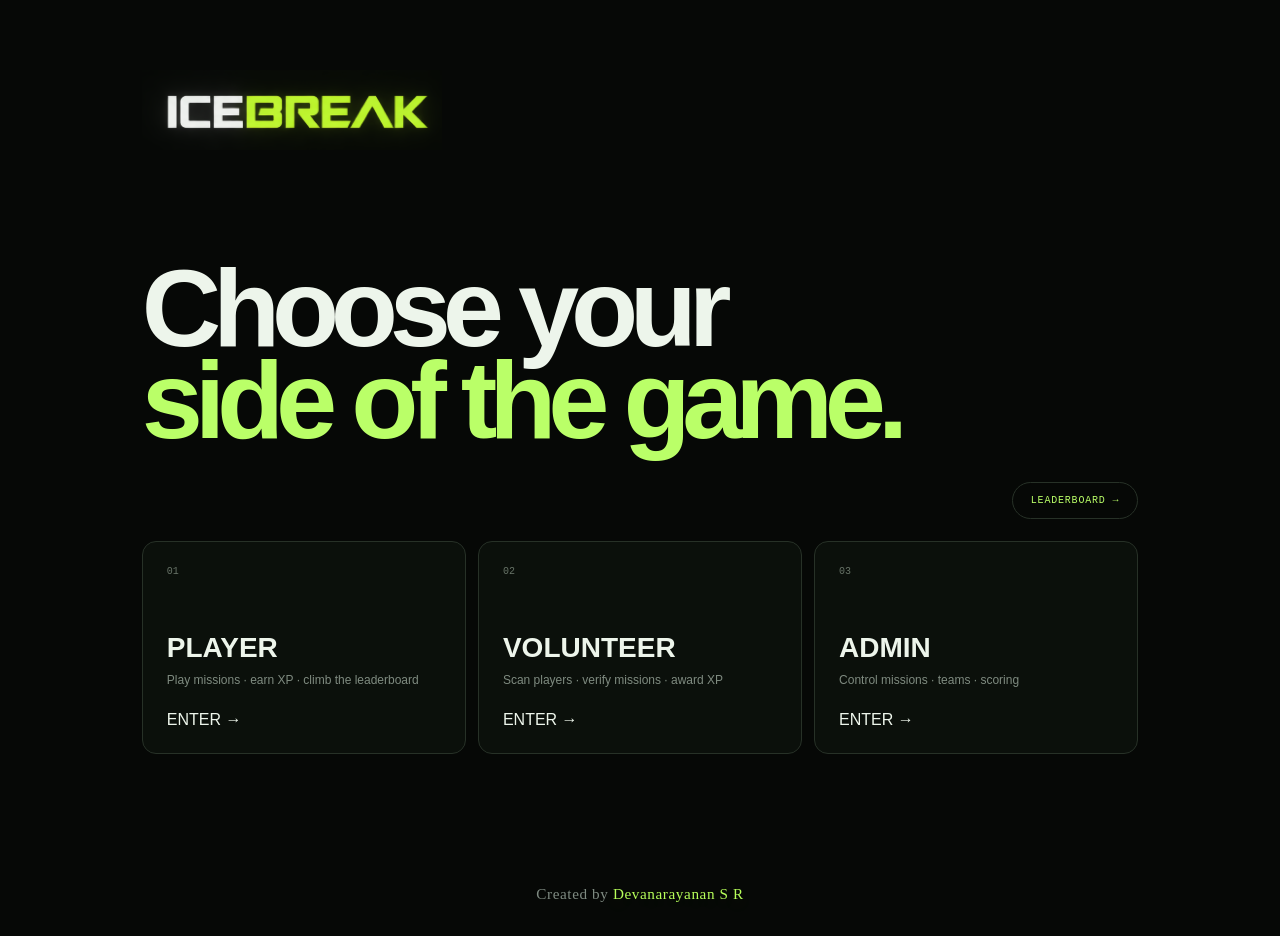
<file: index.html>
<!doctype html>
<html lang="en">
<head>
  <meta charset="utf-8">
  <meta name="viewport" content="width=device-width, initial-scale=1">
  <title>ICEBREAK</title>
  <link rel="stylesheet" href="styles.css">
  <link rel="icon" type="image/png" sizes="512x512" href="assets/favicon.png">
  <link rel="apple-touch-icon" href="assets/favicon.png">
</head>
<body>
  <main class="landing">
    <a class="brand" href="index.html" aria-label="ICEBREAK home">
      <img src="assets/icebreak-logo.png" alt="ICEBREAK">
    </a>

    <div class="hero">
      
      <h1>
        Choose your<br>
        <em>side of the game.</em>
      </h1>

      <div class="landing-nav">
        <a class="leaderboard-tab" href="leaderboard.html">LEADERBOARD →</a>
      </div>

      <div class="roles">
        <a href="player-login.html">
          <small>01</small>
          <b>PLAYER</b>
          <span>
            Play missions · earn XP · climb the leaderboard
          </span>
          ENTER →
        </a>

        <a href="volunteer-login.html">
          <small>02</small>
          <b>VOLUNTEER</b>
          <span>
            Scan players · verify missions · award XP
          </span>
          ENTER →
        </a>

        <a href="admin-login.html">
          <small>03</small>
          <b>ADMIN</b>
          <span>
            Control missions · teams · scoring
          </span>
          ENTER →
        </a>
      </div>
    </div>
  </main>

<footer class="footer">
  <p class="signature">Created by <span class="signature-name">Devanarayanan S R</span></p>
</footer>

</body>
</html>
</file>
<file: styles.css>
* {
  box-sizing: border-box;
}

body {
  margin: 0;
  background: #060806;
  color: #edf5eb;
  font-family: Arial, sans-serif;
}

a {
  text-decoration: none;
  color: inherit;
}

header {
  height: 68px;
  border-bottom: 1px solid #273127;
  padding: 0 6vw;
  display: flex;
  justify-content: space-between;
  align-items: center;
  color: #baff68;
  font: 11px monospace;
}

header a {
  color: #7c897c;
}

.site-logo {
  display: inline-flex;
  align-items: center;
  min-width: 150px;
}

.site-logo img {
  display: block;
  width: 150px;
  height: auto;
  max-height: 42px;
  object-fit: contain;
}

.site-logo:hover {
  opacity: .9;
}

.landing {
  max-width: 1150px;
  margin: auto;
  padding: 70px 6vw;
}

.brand {
  display: inline-flex;
  align-items: center;
}

.brand img {
  display: block;
  width: min(300px, 52vw);
  height: auto;
  max-height: 80px;
  object-fit: contain;
}

.brand:hover {
  opacity: .92;
}

.hero {
  margin-top: 12vh;
}

.eyebrow {
  font: 10px monospace;
  letter-spacing: .16em;
  color: #baff68;
}

h1 {
  font-size: clamp(60px, 9vw, 110px);
  line-height: .84;
  letter-spacing: -.075em;
  margin: 18px 0 45px;
}

h1 em,
h2 em {
  font-style: normal;
  color: #baff68;
}

.roles {
  display: grid;
  grid-template-columns: repeat(3, 1fr);
  gap: 12px;
}

.roles a {
  min-height: 210px;
  padding: 24px;
  background: #0b100b;
  border: 1px solid #273127;
  border-radius: 14px;
  display: flex;
  flex-direction: column;
  transition: .2s;
}

.roles a:hover {
  transform: translateY(-4px);
  border-color: #5d7258;
}

.roles small {
  font: 10px monospace;
  color: #687468;
}

.roles b {
  font-size: 28px;
  margin-top: 55px;
}

.roles span {
  font-size: 12px;
  color: #7f8b80;
  line-height: 1.5;
  margin: 7px 0 22px;
}

.auth-page {
  width: min(510px, 100%);
  margin: auto;
  padding: 40px 20px;
}

.back {
  display: inline-flex;
  align-items: center;
  margin-bottom: 18px;
}

.back img {
  display: block;
  width: 190px;
  height: auto;
  max-height: 52px;
  object-fit: contain;
}

.back:hover {
  opacity: .9;
}

.auth-card,
/* Admin section anchors: keep the section heading visible below the header. */
#missions, #players, #volunteers {
  scroll-margin-top: 110px;
}

.panel {
  margin-top: 25px;
  padding: 30px;
  background: #0b100b;
  border: 1px solid #273127;
  border-radius: 14px;
}

.auth-card h1 {
  font-size: 54px;
  margin: 12px 0;
}

.auth-card > p,
.muted {
  color: #849084;
  line-height: 1.5;
}

.tabs {
  display: flex;
  gap: 7px;
  margin: 25px 0;
}

.tabs button {
  border: 0;
  background: #121812;
  color: #728072;
  padding: 10px 14px;
  border-radius: 7px;
  font: 10px monospace;
  cursor: pointer;
}

.tabs button.active {
  background: #1d2a1b;
  color: #baff68;
}

label {
  display: block;
  font: 10px monospace;
  color: #718071;
  margin: 15px 0 7px;
}

input,
textarea,
select {
  width: 100%;
  background: #080b08;
  color: #fff;
  border: 1px solid #273127;
  border-radius: 8px;
  padding: 13px;
  outline: none;
}

textarea {
  min-height: 100px;
  resize: vertical;
}

.primary {
  background: #baff68;
  color: #071005;
  border: 1px solid #baff68;
  border-radius: 8px;
  padding: 13px;
  font-weight: bold;
  cursor: pointer;
}

.primary:disabled {
  opacity: .55;
  cursor: wait;
}

.full {
  width: 100%;
  margin-top: 18px;
}

.link-btn {
  display: block;
  margin: 14px auto 0;
  background: none;
  border: 0;
  color: #7c897c;
  cursor: pointer;
}

.hidden {
  display: none !important;
}

.dashboard {
  max-width: 1200px;
  margin: auto;
  padding: 55px 6vw;
}

.dash-head {
  margin-bottom: 30px;
}

.dash-head h1 {
  font-size: clamp(55px, 7vw, 90px);
  margin: 10px 0;
}

.player-grid,
.admin-grid {
  display: grid;
  grid-template-columns: 1.5fr 1fr;
  gap: 12px;
}

.panel h2 {
  font-size: clamp(35px, 5vw, 65px);
  line-height: .9;
  letter-spacing: -.06em;
  margin: 20px 0 15px;
}

.panel p {
  color: #879287;
  line-height: 1.6;
}

.xp {
  color: #baff68;
}

.stats {
  display: grid;
  grid-template-columns: repeat(3, 1fr);
  gap: 10px;
  margin: 14px 0;
}

.stats div {
  background: #0b100b;
  border: 1px solid #273127;
  border-radius: 9px;
  padding: 17px;
  color: #718071;
  font: 10px monospace;
}

.stats b {
  display: block;
  color: #fff;
  font: 30px Arial;
  margin-top: 6px;
}

.row {
  display: grid;
  grid-template-columns: 60px 1fr auto auto;
  gap: 12px;
  align-items: center;
  padding: 12px 14px;
  margin: 7px 0;
  background: #0b100b;
  border: 1px solid #273127;
  border-radius: 8px;
}

.row span {
  font: 10px monospace;
  color: #748074;
}

.row strong {
  font: 11px monospace;
  color: #baff68;
}

.notice,
.result {
  padding: 14px;
  background: #111a11;
  border: 1px solid #526a4c;
  border-radius: 9px;
  margin-bottom: 12px;
  font-size: 12px;
}

.scanner {
  max-width: 650px;
}

.big {
  width: 100%;
}

.team {
  margin-top: 10px;
  padding: 13px;
  border: 1px solid #273127;
  border-radius: 8px;
}

.team > b {
  color: #baff68;
  font: 11px monospace;
}

.team p {
  color: #7d897e;
  font-size: 11px;
}

.danger {
  border-color: #653333;
}

.danger-btn {
  width: 100%;
  padding: 13px;
  background: #351313;
  color: #ffb0b0;
  border: 1px solid #7a3333;
  border-radius: 8px;
  font-weight: bold;
  cursor: pointer;
}

.check {
  display: flex;
  align-items: center;
  gap: 10px;
}

.check input {
  width: auto;
}

.settings {
  margin-top: 12px;
}

.format-guide {
  margin-top: 12px;
  padding: 12px;
  background: #080b08;
  border: 1px solid #273127;
  border-radius: 8px;
  color: #7f8b80;
  font: 11px/1.7 monospace;
}

.format-guide b {
  display: block;
  color: #baff68;
  margin-bottom: 4px;
}

.section-head {
  display: flex;
  justify-content: space-between;
  gap: 30px;
  align-items: end;
}

.section-head h2 {
  margin-bottom: 0;
}

.mission-help {
  max-width: 520px;
}

.mission-card {
  display: grid;
  grid-template-columns: 70px 1fr auto;
  gap: 18px;
  align-items: center;
  padding: 18px;
  margin-top: 10px;
  border: 1px solid #273127;
  border-radius: 10px;
  background: #080b08;
}

.mission-card.active {
  border-color: #526a4c;
  background: #0d150d;
}

.mission-card.ended {
  opacity: .58;
}

.mission-number {
  color: #baff68;
  font: 28px monospace;
}

.mission-meta {
  display: flex;
  flex-wrap: wrap;
  gap: 8px;
  color: #6e7a6f;
  font: 9px monospace;
}

.mission-meta span {
  padding: 5px 7px;
  border: 1px solid #273127;
  border-radius: 5px;
}

.mission-main h3 {
  margin: 8px 0 4px;
}

.mission-main p {
  margin: 0;
}

.mission-actions {
  display: flex;
  justify-content: center;
}

.small-btn {
  border: 1px solid #baff68;
  background: #baff68;
  color: #071005;
  border-radius: 7px;
  padding: 10px 13px;
  font: bold 10px monospace;
  cursor: pointer;
}

.small-btn.secondary {
  border-color: #526a4c;
  background: transparent;
  color: #baff68;
}

.status-note {
  color: #687468;
  font: 10px monospace;
}

.mission-big-number {
  color: #baff68;
  font: 13px monospace;
  letter-spacing: .1em;
}

.progress-message {
  margin-top: 22px;
  color: #9aaa99;
  font-size: 12px;
  line-height: 1.6;
}

.progress-row {
  display: grid;
  grid-template-columns: 55px 1fr auto;
  gap: 14px;
  align-items: center;
  padding: 13px 0;
  border-bottom: 1px solid #1b241b;
}

.progress-row:last-child {
  border-bottom: 0;
}

.progress-number {
  color: #baff68;
  font: 11px monospace;
}

.progress-row b {
  display: block;
  margin-bottom: 4px;
}

.progress-row small {
  color: #687468;
  font: 9px monospace;
}

.progress-row strong {
  color: #829080;
  font: 10px monospace;
}

.progress-row:has(strong) strong {
  text-align: right;
}

.empty-state {
  padding: 20px;
  color: #687468;
  border: 1px dashed #273127;
  border-radius: 8px;
  font: 11px monospace;
}

#reader {
  margin-top: 15px;
  overflow: hidden;
  border-radius: 10px;
}

@media (max-width: 750px) {
  .roles,
  .player-grid,
  .admin-grid {
    grid-template-columns: 1fr;
  }

  .landing {
    padding: 45px 18px;
  }

  .dashboard {
    padding: 40px 18px;
  }

  .row {
    grid-template-columns: 35px 1fr auto;
  }

  .row span:nth-child(3) {
    display: none;
  }

  .stats {
    grid-template-columns: repeat(3, 1fr);
  }

  .mission-card {
    grid-template-columns: 45px 1fr;
  }

  .mission-actions {
    grid-column: 1 / -1;
    justify-content: stretch;
  }

  .small-btn {
    width: 100%;
  }

  .section-head {
    display: block;
  }
}


.footer {
  padding: 18px;
  text-align: center;
  margin-top: 28px;
}

.signature {
  color: #7f8b82;
  font-size: 0.95rem;
  font-family: "Pacifico", cursive;
  letter-spacing: 0.6px;
}

.signature-name {
  color: #b7ff5a;
  text-shadow: 0 6px 18px rgba(183, 255, 90, 0.12);
}


.event-control {
  margin-bottom: 14px;
}

.event-control-head {
  display: flex;
  justify-content: space-between;
  gap: 30px;
  align-items: center;
}

.event-control-head h2 {
  margin: 10px 0 8px;
}

.event-live {
  color: #baff68;
}

.event-toggle {
  min-width: 220px;
  padding: 14px 18px;
  border: 1px solid #526a4c;
  border-radius: 8px;
  background: #121812;
  color: #baff68;
  font: bold 10px monospace;
  cursor: pointer;
}

.event-toggle:hover {
  border-color: #baff68;
}

.event-toggle.live {
  background: #baff68;
  color: #071005;
  border-color: #baff68;
}

.event-banner {
  display: flex;
  align-items: flex-start;
  gap: 12px;
  margin-bottom: 14px;
  padding: 14px 16px;
  border: 1px solid #273127;
  border-radius: 9px;
  background: #0b100b;
}

.event-banner.live {
  border-color: #526a4c;
  background: #0d150d;
}

.event-banner b {
  color: #baff68;
  font: 10px monospace;
  letter-spacing: .08em;
}

.event-banner p {
  margin: 5px 0 0;
  color: #7f8b80;
  font-size: 11px;
  line-height: 1.5;
}

.event-dot {
  width: 8px;
  height: 8px;
  margin-top: 3px;
  border-radius: 50%;
  background: #667266;
  flex: 0 0 auto;
}

.event-banner.live .event-dot {
  background: #baff68;
  box-shadow: 0 0 12px rgba(186, 255, 104, 0.35);
}

button:disabled {
  opacity: .5;
  cursor: not-allowed;
}

@media (max-width: 750px) {
  .event-control-head {
    display: block;
  }

  .event-toggle {
    width: 100%;
    margin-top: 16px;
  }
}


.mission-hidden {
  opacity: .72;
}

.mission-hidden b {
  color: #8f9b8e;
  font: 11px monospace;
}

.mission-hidden small {
  color: #baff68;
}


.scanner-status {
  margin: 12px 0;
  padding: 10px 12px;
  border: 1px solid #273127;
  border-radius: 7px;
  color: #7f8b82;
  background: #0b100b;
  font: 11px monospace;
}

.scanner-status.working {
  color: #baff68;
  border-color: #526a4c;
}

.scanner-status.success {
  color: #baff68;
  border-color: #baff68;
}

.scanner-status.error {
  color: #ff8d8d;
  border-color: #7b4141;
}

.scan-fallback {
  display: grid;
  gap: 8px;
  margin: 14px 0;
  color: #7f8b82;
  font: 11px monospace;
}

.scan-fallback input {
  width: 100%;
  box-sizing: border-box;
}


.team-panel {
  margin-top: 14px;
}

.team-identity {
  display: flex;
  justify-content: space-between;
  gap: 24px;
  align-items: end;
}

.team-identity h2 {
  margin: 8px 0 0;
  font-size: clamp(32px, 5vw, 58px);
}

.team-label {
  display: block;
  color: #687468;
  font: 9px monospace;
  letter-spacing: .12em;
}

.leader-box {
  min-width: 190px;
  padding: 13px 15px;
  border: 1px solid #273127;
  border-radius: 8px;
  background: #080b08;
}

.leader-box b {
  display: block;
  margin-top: 7px;
  color: #baff68;
  font-size: 14px;
}

.leader-rename {
  margin-top: 22px;
  padding-top: 18px;
  border-top: 1px solid #1b241b;
}

.rename-row {
  display: grid;
  grid-template-columns: 1fr auto;
  gap: 8px;
}

.rename-row .small-btn {
  white-space: nowrap;
}

.leader-rename .muted {
  margin-bottom: 0;
  font-size: 11px;
}

@media (max-width: 750px) {
  .team-identity {
    display: block;
  }

  .leader-box {
    margin-top: 16px;
  }

  .rename-row {
    grid-template-columns: 1fr;
  }

  .rename-row .small-btn {
    width: 100%;
  }
}


.team-members-section {
  margin-top: 24px;
  padding-top: 20px;
  border-top: 1px solid #1b241b;
}

.team-members {
  display: grid;
  grid-template-columns: repeat(2, minmax(0, 1fr));
  gap: 8px;
  margin-top: 10px;
}

.team-member {
  display: flex;
  justify-content: space-between;
  gap: 10px;
  align-items: center;
  padding: 11px 13px;
  background: #080b08;
  border: 1px solid #273127;
  border-radius: 7px;
  color: #dce5da;
  font-size: 12px;
}

.team-member b {
  color: #baff68;
  font: 9px monospace;
  white-space: nowrap;
}

.team-member.is-leader {
  border-color: #526a4c;
}

@media (max-width: 750px) {
  .team-members {
    grid-template-columns: 1fr;
  }
}


.leaderboard-panel {
  margin-top: 14px;
}

.leaderboard-row.top-position {
  border-color: #526a4c;
}

.top-position-card {
  display: grid;
  grid-template-columns: 58px minmax(0, 1fr) auto;
  gap: 16px;
  align-items: center;
  padding: 15px 16px;
  margin-bottom: 8px;
  border: 1px solid #273127;
  border-radius: 8px;
  background: #080b08;
}

.top-position-card.podium {
  border-color: #526a4c;
}

.top-rank {
  font: 18px monospace;
  color: #baff68;
}

.top-player {
  min-width: 0;
  display: grid;
  gap: 4px;
}

.top-player b {
  font-size: 15px;
}

.top-player span {
  color: #9ca79c;
  font-size: 12px;
  overflow-wrap: anywhere;
}

.top-player small {
  color: #687468;
  font: 9px monospace;
  letter-spacing: .04em;
  overflow-wrap: anywhere;
}

.top-xp {
  white-space: nowrap;
  color: #baff68;
}

@media (max-width: 650px) {
  .top-position-card {
    grid-template-columns: 42px minmax(0, 1fr);
  }

  .top-xp {
    grid-column: 2;
  }
}


/* QR reliability: preserve a high-contrast quiet zone around generated codes. */
.qr #qr {
  display: inline-flex;
  align-items: center;
  justify-content: center;
  padding: 14px;
  background: #ffffff;
  border-radius: 4px;
  box-sizing: content-box;
}

.qr #qr canvas,
.qr #qr img {
  image-rendering: pixelated;
}

.qr-fallback-code {
  margin-top: 12px;
  display: grid;
  gap: 5px;
  text-align: center;
  color: var(--muted);
  font: 10px monospace;
}

.qr-fallback-code code {
  color: var(--accent);
  overflow-wrap: anywhere;
  user-select: all;
}


.code-entry {
  margin-top: 18px;
  padding-top: 18px;
  border-top: 1px solid var(--line);
}

.code-entry-row {
  display: flex;
  gap: 10px;
  margin-top: 8px;
}

.code-entry-row input {
  flex: 1;
  min-width: 0;
  font-family: monospace;
  font-size: 1rem;
  letter-spacing: 2px;
  text-transform: uppercase;
}

.code-entry-row button {
  white-space: nowrap;
}

.code-entry small {
  display: block;
  margin-top: 7px;
  color: var(--muted);
}

@media (max-width: 600px) {
  .code-entry-row {
    flex-direction: column;
  }
}


/* QR renderer: keep the actual QR output visible and prevent the library's
   fallback image from being mistaken for the QR. */
.qr #qr {
  width: 260px;
  height: 260px;
  padding: 14px;
  background: #fff;
  box-sizing: content-box;
}

.qr #qr canvas {
  display: block !important;
  width: 260px !important;
  height: 260px !important;
  image-rendering: pixelated;
}

.qr #qr img {
  width: 260px !important;
  height: 260px !important;
  image-rendering: pixelated;
}


/* Keep the QR wrapper neutral until qrcodejs has actually rendered a QR. */
.qr #qr {
  min-width: 0;
  min-height: 0;
}

.mission-timer {
  margin-top: 18px;
  padding: 12px 14px;
  border: 1px solid #526a4c;
  border-radius: 8px;
  background: #0d150d;
  display: flex;
  align-items: center;
  justify-content: space-between;
  gap: 16px;
}
.mission-timer span {
  color: #7f8b80;
  font: 9px monospace;
  letter-spacing: 1.5px;
}
.mission-timer strong {
  color: #baff68;
  font: bold 16px monospace;
  letter-spacing: 1px;
}

.mission-timer strong.expired {
  text-decoration: line-through;
  opacity: 0.7;
}

.live-data-grid {
  display: grid;
  grid-template-columns: repeat(3, minmax(0, 1fr));
  gap: 16px;
  margin-top: 22px;
}
.live-data-grid > div {
  border: 1px solid var(--line, #263126);
  padding: 18px;
  border-radius: 12px;
}
.live-data-grid strong {
  display: block;
  font-size: 2rem;
  margin-top: 8px;
}
@media (max-width: 760px) {
  .live-data-grid {
    grid-template-columns: 1fr;
  }
}


.admin-nav {
  display: flex;
  align-items: center;
  gap: 22px;
  flex-wrap: wrap;
  justify-content: flex-end;
}

.admin-nav a {
  color: #baff68;
  font: 10px monospace;
  letter-spacing: .08em;
}

.admin-nav a:hover {
  color: #edf5eb;
}

.landing-nav {
  display: flex;
  justify-content: flex-end;
  margin: -10px 0 22px;
}

.leaderboard-tab {
  border: 1px solid #273127;
  border-radius: 999px;
  padding: 12px 18px;
  color: #baff68;
  font: 10px monospace;
  letter-spacing: .08em;
}

.leaderboard-tab:hover {
  border-color: #5d7258;
  transform: translateY(-1px);
}

.list-page {
  width: min(1250px, 92vw);
  margin: auto;
  padding: 70px 0;
}

.list-head {
  display: flex;
  justify-content: space-between;
  align-items: flex-end;
  gap: 30px;
  margin-bottom: 34px;
}

.list-head h1 {
  margin: 12px 0 0;
}

.list-actions {
  display: flex;
  gap: 10px;
  flex-wrap: wrap;
}

.list-actions a,
.list-actions button,
.inline-action {
  border: 1px solid #273127;
  background: #0b100b;
  color: #baff68;
  padding: 12px 16px;
  border-radius: 9px;
  font: 10px monospace;
  cursor: pointer;
}

.list-card {
  border: 1px solid #273127;
  background: #0b100b;
  border-radius: 14px;
  overflow: hidden;
}

.list-row {
  display: grid;
  grid-template-columns: 70px minmax(0, 1fr) minmax(150px, .6fr) minmax(100px, .3fr) auto;
  gap: 18px;
  align-items: center;
  padding: 18px 22px;
  border-bottom: 1px solid #1b231b;
}

.list-row:last-child { border-bottom: 0; }

.volunteer-row {
  grid-template-columns: 70px minmax(0, 1fr) minmax(180px, .55fr) auto;
}

.volunteer-field-label {
  letter-spacing: .08em;
  font-family: monospace;
  margin-bottom: 4px;
}

.list-row .rank { color: #baff68; font: 12px monospace; }
.list-row .muted-small { color: #7f8b80; font-size: 12px; margin-top: 4px; }
.list-row strong { color: #baff68; }

.danger-inline {
  border-color: #633737 !important;
  color: #ff9a9a !important;
}

.public-board {
  min-height: 300px;
}

.board-row {
  display: grid;
  grid-template-columns: 70px minmax(0, 1fr) minmax(180px, .5fr) 120px;
  gap: 20px;
  align-items: center;
  padding: 20px 24px;
  border-bottom: 1px solid #1b231b;
}

.board-row:last-child { border-bottom: 0; }
.board-row .board-rank { color: #baff68; font: 12px monospace; }
.board-row .board-xp { color: #baff68; font-size: 22px; text-align: right; }


/* ─────────────────────────────────────────────
   TOP 3 PODIUM
───────────────────────────────────────────── */

.podium-wrap {
  width: 100%;
  max-width: 1100px;
  min-height: 420px;
  margin: 40px auto 55px;
  padding: 30px;
  display: flex;
  align-items: flex-end;
  justify-content: center;
  gap: 22px;
}

.podium-player {
  position: relative;
  width: min(30%, 280px);
  min-width: 180px;
  overflow: visible;
  padding: 18px 18px;
  box-sizing: border-box;

  display: flex;
  flex-direction: column;
  align-items: center;
  justify-content: flex-end;

  border: 1px solid rgba(180, 255, 120, .18);
  border-radius: 14px 14px 0 0;
  background: rgba(10, 20, 14, .65);
}

.podium-player::before {
  content: "";
  position: absolute;
  inset: 0;
  background: linear-gradient(to bottom, rgba(180, 255, 120, .06), transparent 45%);
  pointer-events: none;
}

.podium-rank {
  position: relative;
  margin-bottom: 12px;
  color: #baff68;
  font: 12px monospace;
  letter-spacing: 3px;
}

.podium-medal {
  position: relative;
  margin-bottom: 12px;
  font-size: 42px;
}

.podium-name {
  position: relative;
  width: 100%;
  max-width: 100%;
  color: #eef2ee;
  font-size: clamp(18px, 2vw, 24px);
  line-height: 1.12;
  font-weight: 800;
  text-align: center;
  white-space: normal;
  overflow-wrap: anywhere;
  word-break: break-word;
}

.podium-team {
  position: relative;
  margin-top: 7px;
  color: #839082;
  font: 11px monospace;
  letter-spacing: 2px;
}

.podium-xp {
  position: relative;
  margin-top: 15px;
  color: #baff68;
  font-size: 20px;
  font-weight: 800;
}

/* SECOND PLACE — LEFT */
.podium-second {
  height: 260px;
  order: 1;
}

/* FIRST PLACE — CENTER AND TALLEST */
.podium-first {
  height: 350px;
  order: 2;
  border-color: rgba(186, 255, 104, .55);
  box-shadow: 0 0 50px rgba(150, 255, 80, .08), inset 0 0 50px rgba(150, 255, 80, .03);
}

.podium-first .podium-name {
  font-size: 30px;
}

.podium-first .podium-medal {
  font-size: 56px;
}

/* THIRD PLACE — RIGHT */
.podium-third {
  height: 230px;
  order: 3;
}

.podium-empty {
  width: 100%;
  padding: 100px 20px;
  border: 1px dashed #273127;
  border-radius: 12px;
  color: #687468;
  text-align: center;
  font: 11px monospace;
}

/* Small screens keep #1 first, then #2 and #3 stacked cleanly. */
@media (max-width: 650px) {
  .podium-wrap {
    min-height: auto;
    margin: 25px auto 35px;
    padding: 10px;
    gap: 8px;
    align-items: stretch;
    flex-direction: column;
  }

  .podium-player,
  .podium-first,
  .podium-second,
  .podium-third {
    width: 100%;
    min-width: 0;
    height: auto;
    min-height: 150px;
  }

  .podium-first { order: 1; }
  .podium-second { order: 2; }
  .podium-third { order: 3; }

  .podium-name,
  .podium-first .podium-name {
    font-size: 20px;
  }

  .podium-medal,
  .podium-first .podium-medal {
    font-size: 36px;
  }
}

@media (max-width: 850px) {
  .admin-nav { gap: 10px; }
  .list-row, .board-row { grid-template-columns: 45px minmax(0, 1fr) auto; }
  .list-row > :nth-child(3), .list-row > :nth-child(4), .board-row > :nth-child(3) { display: none; }
  .volunteer-row { grid-template-columns: 45px minmax(0, 1fr) auto; }
  .volunteer-row > :nth-child(3) { display: block; }
  .volunteer-row > :nth-child(4) { display: inline-flex; }
  .board-row .board-xp { text-align: right; }
}

/* ─────────────────────────────────────────────
   ADMIN MESSAGING / INBOX
───────────────────────────────────────────── */
.messaging-panel textarea { min-height: 130px; resize: vertical; }
.messaging-panel select, .messaging-panel input, .messaging-panel textarea { width: 100%; box-sizing: border-box; }
.inbox-panel { margin-top: 22px; }
.inbox-count {
  display: inline-flex;
  align-items: center;
  padding: 6px 10px;
  border: 1px solid rgba(186,255,120,.35);
  border-radius: 999px;
  color: #baff78;
  font-family: monospace;
  font-size: 11px;
  letter-spacing: 1px;
}
.inbox-message {
  border: 1px solid rgba(180,255,120,.16);
  border-left: 3px solid rgba(186,255,120,.45);
  border-radius: 10px;
  padding: 18px;
  margin-top: 12px;
  background: rgba(10,20,14,.45);
}
.inbox-message.unread {
  border-left-color: #baff78;
  box-shadow: inset 0 0 30px rgba(186,255,120,.025);
}
.inbox-message-head { display:flex; gap:14px; align-items:baseline; justify-content:space-between; }
.inbox-message-title { margin:0; font-size:18px; color:#eef2ee; }
.inbox-message-time { color:#788276; font-family:monospace; font-size:10px; white-space:nowrap; }
.inbox-message-body { margin:10px 0 0; color:#b8c0b6; line-height:1.6; white-space:pre-wrap; }
.inbox-message-meta { margin-top:12px; color:#7f8b7b; font-family:monospace; font-size:10px; letter-spacing:1px; }
@media (max-width:650px) {
  .inbox-message-head { align-items:flex-start; flex-direction:column; gap:5px; }
}


@media (max-width: 760px) {
  header {
    padding: 0 5vw;
  }

  .site-logo img {
    width: 125px;
  }

  .brand img {
    width: min(250px, 70vw);
  }

  .back img {
    width: 160px;
  }
}
</file>
